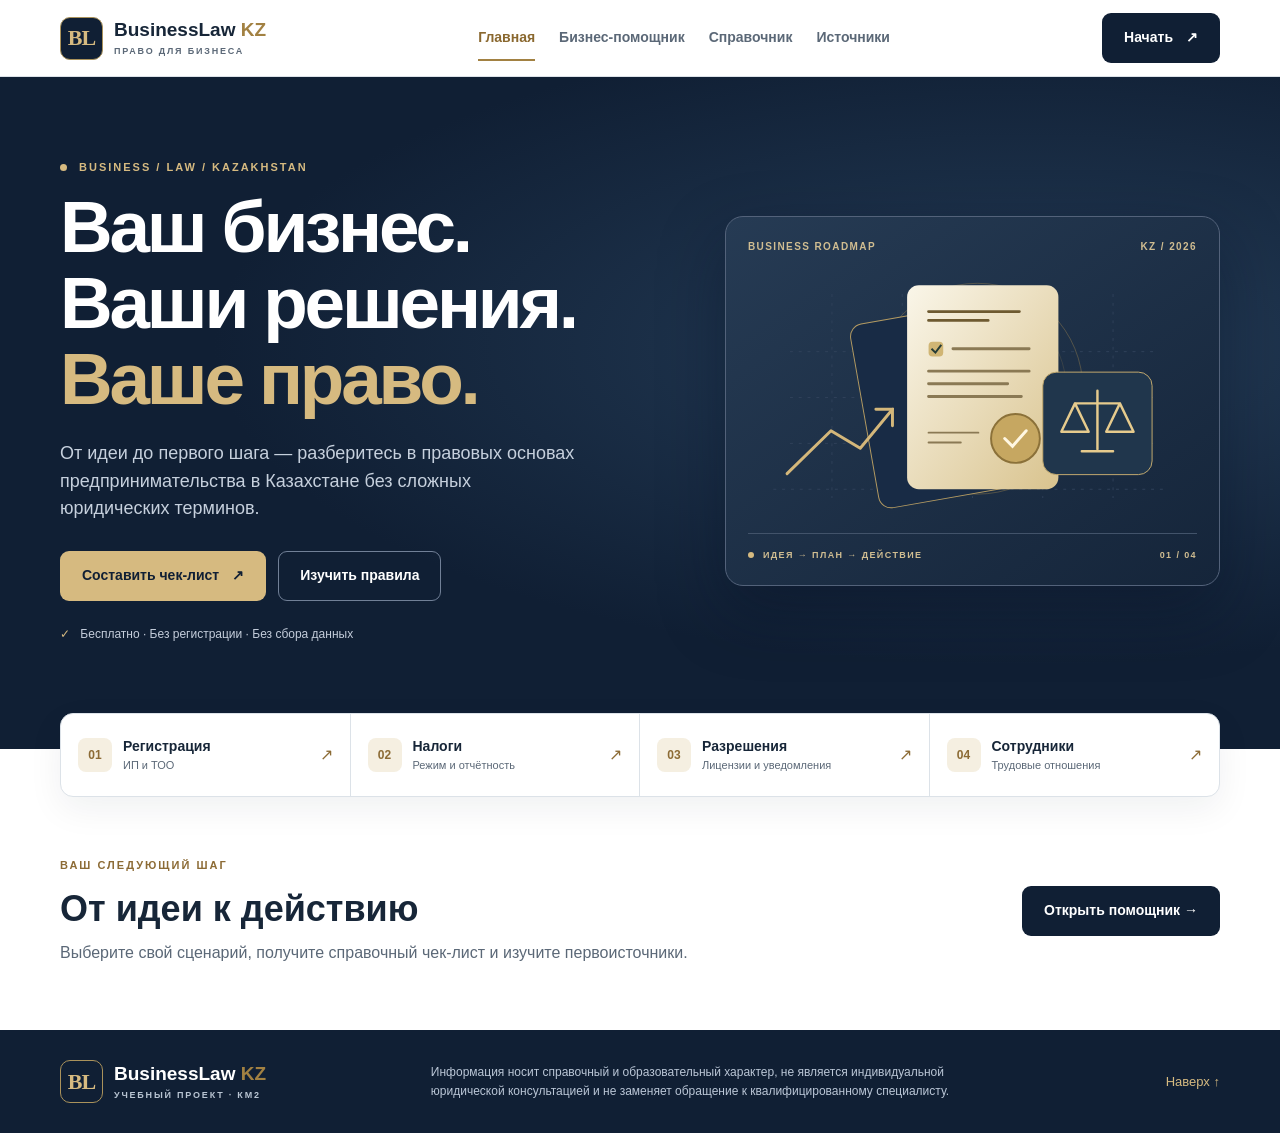
<file: index.html>
<!doctype html>
<html lang="ru"><head><meta charset="utf-8"><meta name="viewport" content="width=device-width,initial-scale=1"><meta name="description" content="Учебный правовой справочник для начинающих предпринимателей Казахстана"><title>Главная — BusinessLaw KZ</title><link rel="stylesheet" href="style.css"><script src="script.js" defer></script></head>
<body id="top" class="page-home"><a class="skip" href="#main">К содержанию</a><header class="header"><div class="wrap nav"><a href="index.html" class="brand"><span class="logo">BL</span><span>BusinessLaw<span class="gold"> KZ</span><small>ПРАВО ДЛЯ БИЗНЕСА</small></span></a><button id="menu-toggle" class="menu-toggle" aria-expanded="false" aria-controls="menu" aria-label="Открыть меню">☰</button><nav id="menu" aria-label="Основное меню"><a href="index.html" class="active" aria-current="page">Главная</a><a href="assistant.html">Бизнес-помощник</a><a href="guide.html">Справочник</a><a href="sources.html">Источники</a></nav><a class="button nav-cta" href="assistant.html">Начать <span>↗</span></a></div></header>
<main id="main">
<section id="home" class="hero"><div class="wrap hero-grid"><div><div class="eyebrow light"><span class="dot"></span> BUSINESS / LAW / KAZAKHSTAN</div><h1>Ваш бизнес.<br>Ваши решения.<br><em>Ваше право.</em></h1><p class="hero-copy">От идеи до первого шага — разберитесь в правовых основах предпринимательства в Казахстане без сложных юридических терминов.</p><div class="actions"><a class="button gold-btn" href="assistant.html">Составить чек-лист <span>↗</span></a><a class="button outline" href="guide.html">Изучить правила</a></div><div class="hero-note"><span>✓</span> Бесплатно · Без регистрации · Без сбора данных</div></div><div class="hero-art" aria-hidden="true"><div class="art-top"><span>BUSINESS ROADMAP</span><span> KZ / 2026</span></div><svg viewBox="0 0 460 285" fill="none" xmlns="http://www.w3.org/2000/svg"><defs><linearGradient id="paper" x1="0" y1="0" x2="1" y2="1"><stop stop-color="#faf6e9"/><stop offset="1" stop-color="#d9c38e"/></linearGradient></defs><path d="M26 240H430M43 193H418M43 146H418M43 99H418M86 40V249M158 40V249M230 40V249M302 40V249M374 40V249" stroke="#30415a" stroke-dasharray="3 6"/><circle cx="235" cy="137" r="108" stroke="#a88b50" stroke-opacity=".4"/><circle cx="235" cy="137" r="91" stroke="#a88b50" stroke-opacity=".2"/><rect x="103" y="73" width="168" height="191" rx="13" transform="rotate(-10 103 73)" fill="#182b45" stroke="#b49b62"/><rect x="163" y="31" width="155" height="209" rx="12" fill="url(#paper)"/><path d="M185 58H278M185 67H246" stroke="#6e5a31" stroke-width="3" stroke-linecap="round"/><rect x="185" y="89" width="15" height="15" rx="4" fill="#d0b574"/><path d="m188 96 4 4 6-8" stroke="#263c36" stroke-width="2"/><path d="M210 96H288M185 119H288M185 132H266M185 145H280" stroke="#8a7954" stroke-width="3" stroke-linecap="round"/><path d="M185 182H236M185 192H218" stroke="#8a7954" stroke-width="2" stroke-linecap="round"/><circle cx="274" cy="188" r="25" fill="#c6a761" stroke="#8b7139" stroke-width="2"/><path d="m263 188 8 8 14-16" stroke="#fff7e2" stroke-width="3" stroke-linecap="round"/><rect x="302" y="120" width="112" height="105" rx="14" fill="#20364c" stroke="#c5ab70"/><path d="M358 139V199M335 152H381M335 152l-14 29h28l-14-29Zm46 0-14 29h28l-14-29ZM342 201h32" stroke="#e6cb8d" stroke-width="2.5" stroke-linejoin="round" stroke-linecap="round"/><path d="M40 224 85 180 115 198 148 158" stroke="#d4b77a" stroke-width="3" stroke-linecap="round" stroke-linejoin="round"/><path d="m131 158 17 0 0 17" stroke="#d4b77a" stroke-width="3" stroke-linecap="round"/></svg><div class="art-bottom"><span><i></i> ИДЕЯ → ПЛАН → ДЕЙСТВИЕ</span><span>01 / 04</span></div></div></div></section><div class="wrap feature-strip"><a href="guide.html?topic=registration"><b class="feature-icon">01</b><div><strong>Регистрация</strong><small>ИП и ТОО</small></div><span>↗</span></a><a href="guide.html?topic=tax"><b class="feature-icon">02</b><div><strong>Налоги</strong><small>Режим и отчётность</small></div><span>↗</span></a><a href="guide.html?topic=permit"><b class="feature-icon">03</b><div><strong>Разрешения</strong><small>Лицензии и уведомления</small></div><span>↗</span></a><a href="guide.html?topic=staff"><b class="feature-icon">04</b><div><strong>Сотрудники</strong><small>Трудовые отношения</small></div><span>↗</span></a></div><div class="wrap home-extra"><div><div class="eyebrow">ВАШ СЛЕДУЮЩИЙ ШАГ</div><h2>От идеи к действию</h2><p>Выберите свой сценарий, получите справочный чек-лист и изучите первоисточники.</p></div><a class="button primary" href="assistant.html">Открыть помощник →</a></div>
</main><footer><div class="wrap footer-grid"><a href="index.html" class="brand"><span class="logo">BL</span><span>BusinessLaw<span class="gold"> KZ</span><small>УЧЕБНЫЙ ПРОЕКТ · КМ2</small></span></a><p>Информация носит справочный и образовательный характер, не является индивидуальной юридической консультацией и не заменяет обращение к квалифицированному специалисту.</p><a href="#top" class="up">Наверх ↑</a></div></footer></body></html>
</file>
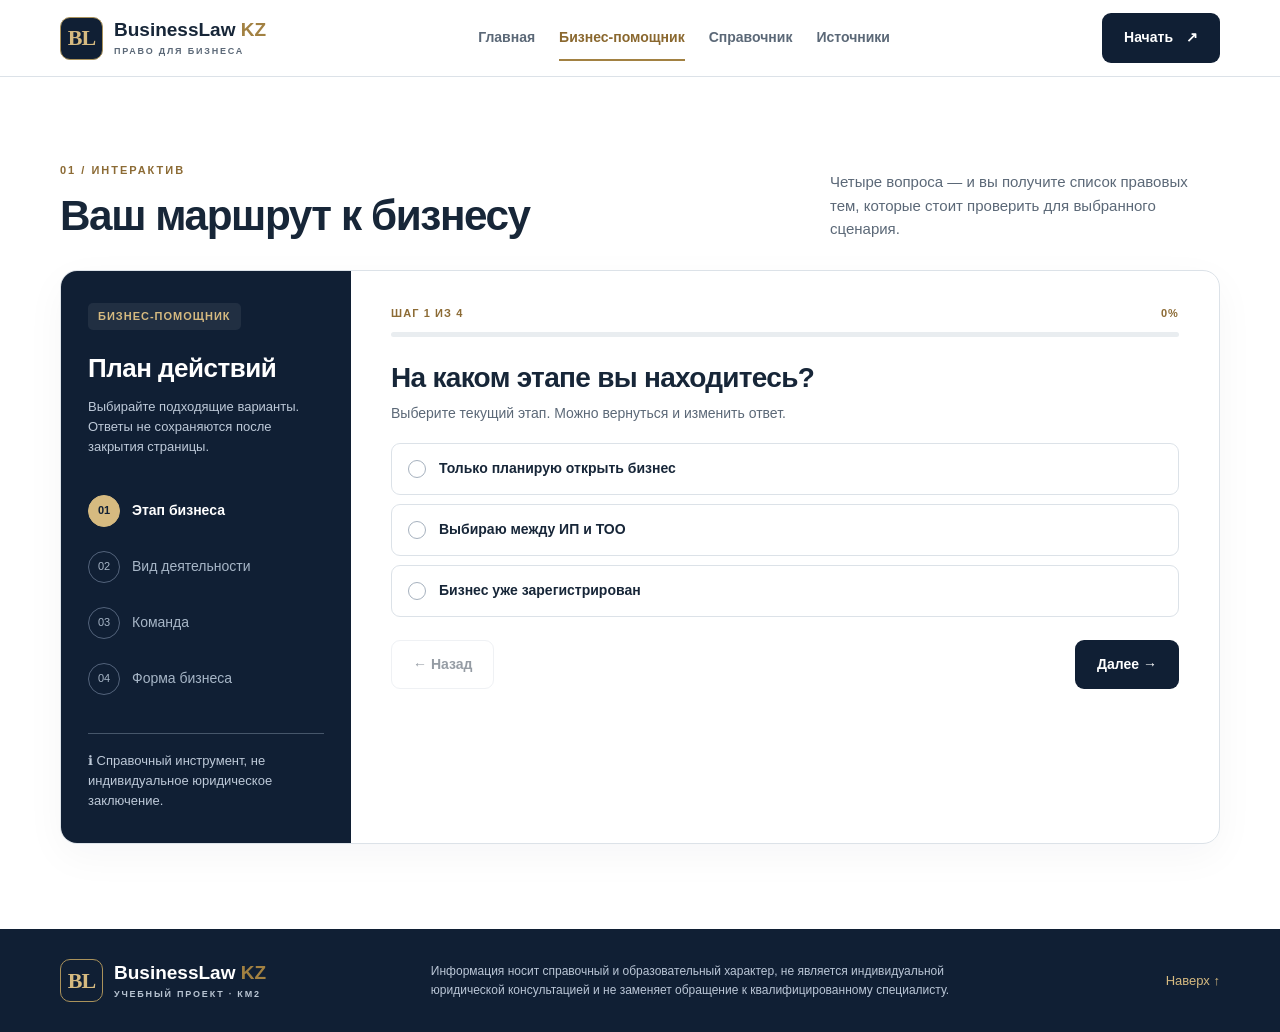
<file: assistant.html>
<!doctype html>
<html lang="ru"><head><meta charset="utf-8"><meta name="viewport" content="width=device-width,initial-scale=1"><meta name="description" content="Учебный правовой справочник для начинающих предпринимателей Казахстана"><title>Бизнес-помощник — BusinessLaw KZ</title><link rel="stylesheet" href="style.css"><script src="script.js" defer></script></head>
<body id="top" class="page-assistant"><a class="skip" href="#main">К содержанию</a><header class="header"><div class="wrap nav"><a href="index.html" class="brand"><span class="logo">BL</span><span>BusinessLaw<span class="gold"> KZ</span><small>ПРАВО ДЛЯ БИЗНЕСА</small></span></a><button id="menu-toggle" class="menu-toggle" aria-expanded="false" aria-controls="menu" aria-label="Открыть меню">☰</button><nav id="menu" aria-label="Основное меню"><a href="index.html">Главная</a><a href="assistant.html" class="active" aria-current="page">Бизнес-помощник</a><a href="guide.html">Справочник</a><a href="sources.html">Источники</a></nav><a class="button nav-cta" href="assistant.html">Начать <span>↗</span></a></div></header>
<main id="main">
<section id="assistant" class="section wrap"><div class="section-head"><div><div class="eyebrow">01 / ИНТЕРАКТИВ</div><h1>Ваш маршрут к бизнесу</h1></div><p>Четыре вопроса — и вы получите список правовых тем, которые стоит проверить для выбранного сценария.</p></div><div class="wizard"><aside class="wizard-side"><span class="tag">БИЗНЕС-ПОМОЩНИК</span><h3>План действий</h3><p>Выбирайте подходящие варианты. Ответы не сохраняются после закрытия страницы.</p><ol id="steps"><li>Этап бизнеса</li><li>Вид деятельности</li><li>Команда</li><li>Форма бизнеса</li></ol><div class="side-note">ℹ Справочный инструмент, не индивидуальное юридическое заключение.</div></aside><div class="wizard-main" id="wizard"><div id="question-area"><div class="wizard-meta"><span id="step-label">ШАГ 1 ИЗ 4</span><span id="percent">0%</span></div><div class="progress"><div id="progress-fill"></div></div><h3 id="question" tabindex="-1"></h3><p id="question-help"></p><div id="options" role="group" aria-labelledby="question"></div><p id="error" role="alert" class="error" hidden></p><div class="wizard-buttons"><button id="back" class="button secondary">← Назад</button><button id="next" class="button primary">Далее →</button></div></div><div id="result" hidden aria-live="polite"></div></div></div></section>
</main><footer><div class="wrap footer-grid"><a href="index.html" class="brand"><span class="logo">BL</span><span>BusinessLaw<span class="gold"> KZ</span><small>УЧЕБНЫЙ ПРОЕКТ · КМ2</small></span></a><p>Информация носит справочный и образовательный характер, не является индивидуальной юридической консультацией и не заменяет обращение к квалифицированному специалисту.</p><a href="#top" class="up">Наверх ↑</a></div></footer></body></html>
</file>
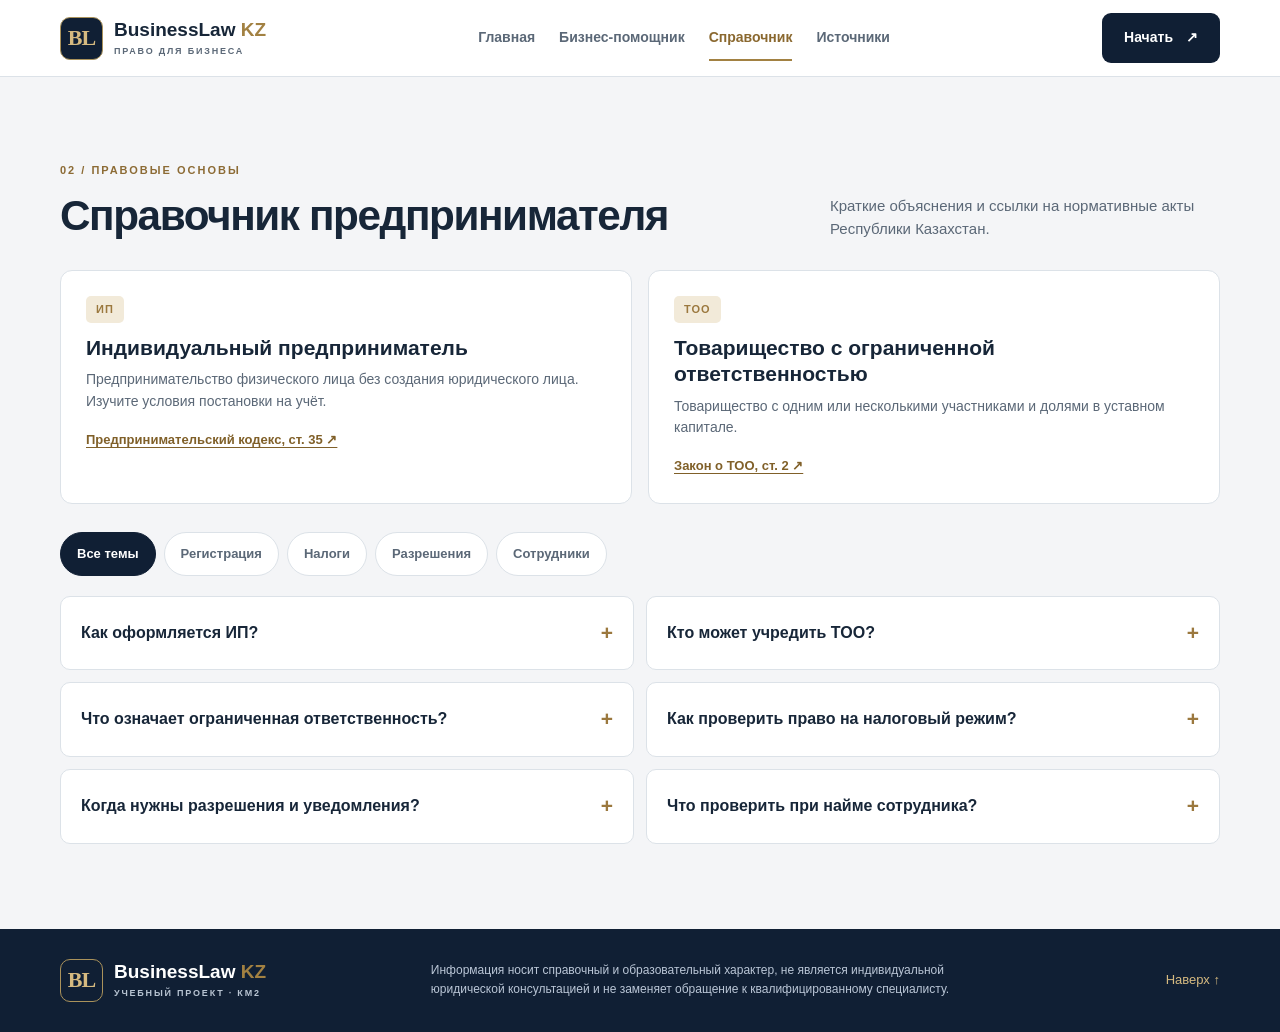
<file: guide.html>
<!doctype html>
<html lang="ru"><head><meta charset="utf-8"><meta name="viewport" content="width=device-width,initial-scale=1"><meta name="description" content="Учебный правовой справочник для начинающих предпринимателей Казахстана"><title>Правовой справочник — BusinessLaw KZ</title><link rel="stylesheet" href="style.css"><script src="script.js" defer></script></head>
<body id="top" class="page-guide"><a class="skip" href="#main">К содержанию</a><header class="header"><div class="wrap nav"><a href="index.html" class="brand"><span class="logo">BL</span><span>BusinessLaw<span class="gold"> KZ</span><small>ПРАВО ДЛЯ БИЗНЕСА</small></span></a><button id="menu-toggle" class="menu-toggle" aria-expanded="false" aria-controls="menu" aria-label="Открыть меню">☰</button><nav id="menu" aria-label="Основное меню"><a href="index.html">Главная</a><a href="assistant.html">Бизнес-помощник</a><a href="guide.html" class="active" aria-current="page">Справочник</a><a href="sources.html">Источники</a></nav><a class="button nav-cta" href="assistant.html">Начать <span>↗</span></a></div></header>
<main id="main">
<section id="guide" class="section guide"><div class="wrap"><div class="section-head"><div><div class="eyebrow">02 / ПРАВОВЫЕ ОСНОВЫ</div><h1>Справочник предпринимателя</h1></div><p>Краткие объяснения и ссылки на нормативные акты Республики Казахстан.</p></div><div class="compare"><div><span class="tag">ИП</span><h3>Индивидуальный предприниматель</h3><p>Предпринимательство физического лица без создания юридического лица. Изучите условия постановки на учёт.</p><a href="https://adilet.zan.kz/rus/docs/K1500000375" target="_blank" rel="noopener noreferrer">Предпринимательский кодекс, ст. 35 ↗</a></div><div><span class="tag">ТОО</span><h3>Товарищество с ограниченной ответственностью</h3><p>Товарищество с одним или несколькими участниками и долями в уставном капитале.</p><a href="https://adilet.zan.kz/rus/docs/Z980000220_" target="_blank" rel="noopener noreferrer">Закон о ТОО, ст. 2 ↗</a></div></div><div class="filters" aria-label="Фильтр тем"><button data-filter="all" aria-pressed="true">Все темы</button><button data-filter="registration" aria-pressed="false">Регистрация</button><button data-filter="tax" aria-pressed="false">Налоги</button><button data-filter="permit" aria-pressed="false">Разрешения</button><button data-filter="staff" aria-pressed="false">Сотрудники</button></div><div id="guide-list" class="guide-list"></div></div></section>
</main><footer><div class="wrap footer-grid"><a href="index.html" class="brand"><span class="logo">BL</span><span>BusinessLaw<span class="gold"> KZ</span><small>УЧЕБНЫЙ ПРОЕКТ · КМ2</small></span></a><p>Информация носит справочный и образовательный характер, не является индивидуальной юридической консультацией и не заменяет обращение к квалифицированному специалисту.</p><a href="#top" class="up">Наверх ↑</a></div></footer></body></html>
</file>
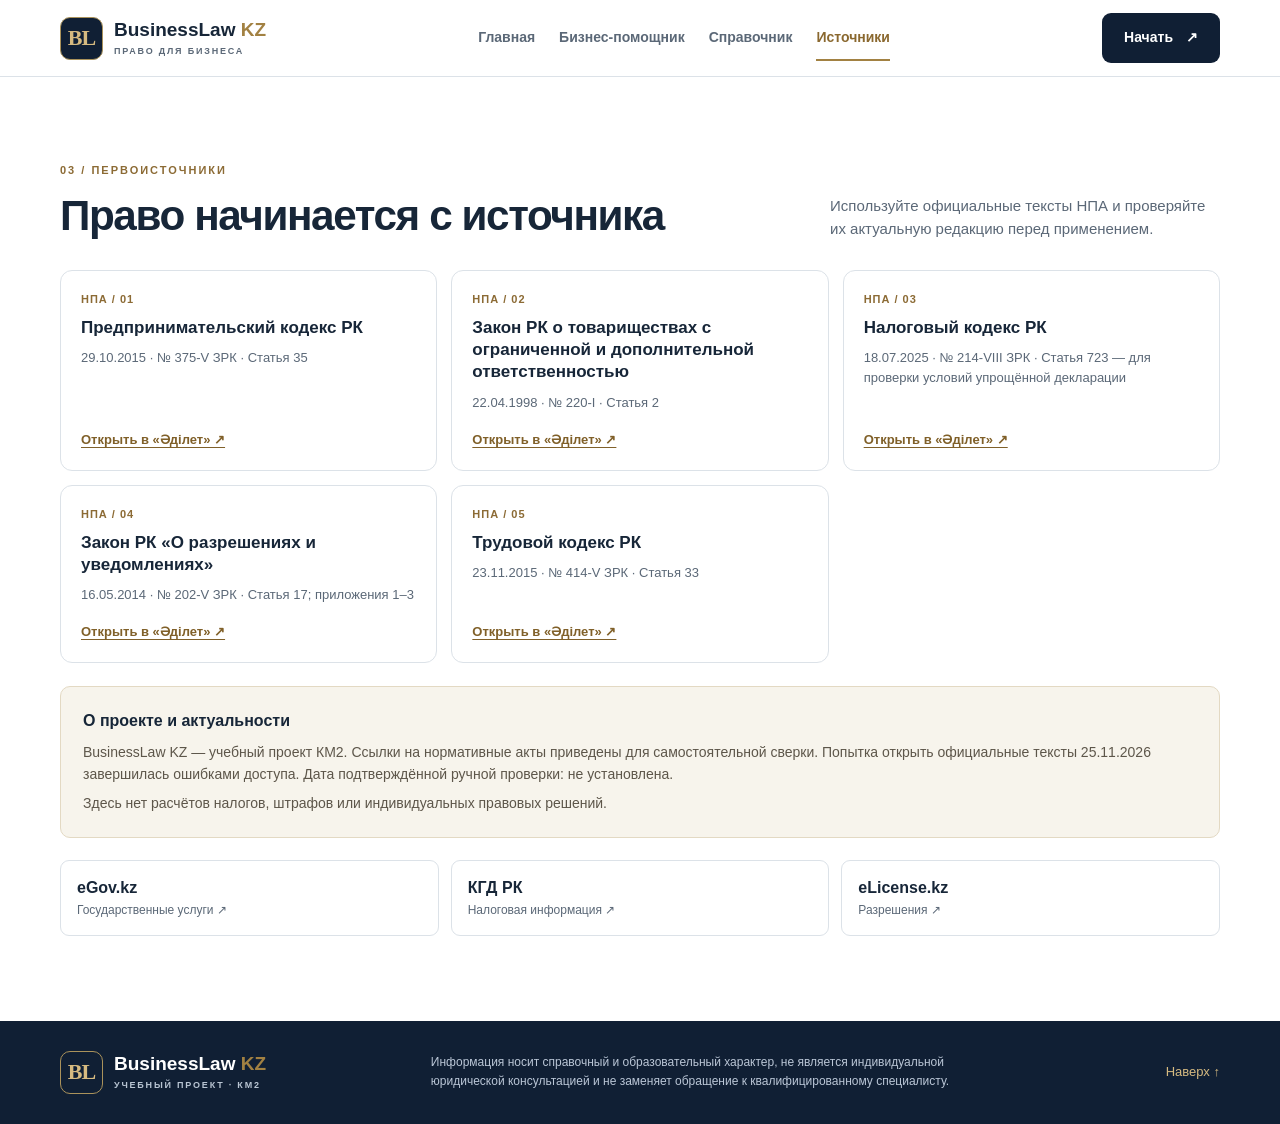
<file: sources.html>
<!doctype html>
<html lang="ru"><head><meta charset="utf-8"><meta name="viewport" content="width=device-width,initial-scale=1"><meta name="description" content="Учебный правовой справочник для начинающих предпринимателей Казахстана"><title>Источники — BusinessLaw KZ</title><link rel="stylesheet" href="style.css"><script src="script.js" defer></script></head>
<body id="top" class="page-sources"><a class="skip" href="#main">К содержанию</a><header class="header"><div class="wrap nav"><a href="index.html" class="brand"><span class="logo">BL</span><span>BusinessLaw<span class="gold"> KZ</span><small>ПРАВО ДЛЯ БИЗНЕСА</small></span></a><button id="menu-toggle" class="menu-toggle" aria-expanded="false" aria-controls="menu" aria-label="Открыть меню">☰</button><nav id="menu" aria-label="Основное меню"><a href="index.html">Главная</a><a href="assistant.html">Бизнес-помощник</a><a href="guide.html">Справочник</a><a href="sources.html" class="active" aria-current="page">Источники</a></nav><a class="button nav-cta" href="assistant.html">Начать <span>↗</span></a></div></header>
<main id="main">
<section id="sources" class="section wrap"><div class="section-head"><div><div class="eyebrow">03 / ПЕРВОИСТОЧНИКИ</div><h1>Право начинается с источника</h1></div><p>Используйте официальные тексты НПА и проверяйте их актуальную редакцию перед применением.</p></div><div class="sources-grid" id="source-list"></div><div class="notice"><strong>О проекте и актуальности</strong><p>BusinessLaw KZ — учебный проект КМ2. Ссылки на нормативные акты приведены для самостоятельной сверки. Попытка открыть официальные тексты 25.11.2026 завершилась ошибками доступа. Дата подтверждённой ручной проверки: не установлена.</p><p>Здесь нет расчётов налогов, штрафов или индивидуальных правовых решений.</p></div><div class="official"><a href="https://egov.kz/" target="_blank" rel="noopener noreferrer">eGov.kz <span>Государственные услуги ↗</span></a><a href="https://kgd.gov.kz/" target="_blank" rel="noopener noreferrer">КГД РК <span>Налоговая информация ↗</span></a><a href="https://elicense.kz/" target="_blank" rel="noopener noreferrer">eLicense.kz <span>Разрешения ↗</span></a></div></section>
</main><footer><div class="wrap footer-grid"><a href="index.html" class="brand"><span class="logo">BL</span><span>BusinessLaw<span class="gold"> KZ</span><small>УЧЕБНЫЙ ПРОЕКТ · КМ2</small></span></a><p>Информация носит справочный и образовательный характер, не является индивидуальной юридической консультацией и не заменяет обращение к квалифицированному специалисту.</p><a href="#top" class="up">Наверх ↑</a></div></footer></body></html>
</file>
<file: style.css>
:root{--navy:#101f34;--navy2:#182b43;--gold:#d6ba80;--ink:#172638;--muted:#5b6877;--line:#dce2e8;--bg:#f4f5f7;--white:#fff;--green:#246c56}*{box-sizing:border-box}html{scroll-behavior:smooth;scroll-padding-top:95px}body{margin:0;font-family:Inter,-apple-system,BlinkMacSystemFont,'Segoe UI',Arial,sans-serif;color:var(--ink);background:#fff;line-height:1.55}a{color:inherit;text-decoration:none}button{font:inherit;cursor:pointer}button:disabled{cursor:not-allowed;opacity:.45}button:focus-visible,a:focus-visible,input:focus-visible,summary:focus-visible{outline:3px solid #b78a39;outline-offset:4px} [hidden]{display:none!important}.wrap{max-width:1160px;width:calc(100% - 64px);margin:auto}.skip{position:absolute;top:-100px;background:white;padding:12px;z-index:10}.skip:focus{top:4px}.header{position:sticky;top:0;z-index:5;background:#fff;border-bottom:1px solid var(--line)}.nav{height:76px;display:flex;align-items:center;justify-content:space-between;gap:24px}.brand{display:flex;align-items:center;gap:11px;font-weight:800;font-size:19px;white-space:nowrap;line-height:1.15}.brand small{display:block;font-size:9px;letter-spacing:1.8px;color:var(--muted);margin-top:5px}.logo{display:grid;place-items:center;width:43px;height:43px;border-radius:10px;background:var(--navy);color:var(--gold);border:1px solid #aa925b;letter-spacing:-1px;font-family:Georgia,serif;font-size:22px}.gold{color:#a28142}nav{display:flex;gap:24px;align-items:center}nav a{font-size:14px;font-weight:600;color:var(--muted);padding:12px 0}nav a:hover,nav a.active{color:#8a682f}.button{display:inline-flex;align-items:center;justify-content:center;gap:13px;border:1px solid transparent;border-radius:9px;padding:13px 21px;min-height:46px;font-size:14px;font-weight:700;transition:background .18s,border-color .18s,transform .18s}.button:hover:not(:disabled){transform:translateY(-2px)}.nav-cta,.primary{background:var(--navy);color:white}.menu-toggle{display:none;border:1px solid var(--line);background:white;border-radius:8px;min-width:44px;min-height:44px;font-size:21px}.hero{background:radial-gradient(ellipse at 80% 40%,#243c57 0,transparent 56%),var(--navy);color:white;padding:82px 0 105px;overflow:hidden}.hero-grid{display:grid;grid-template-columns:1.1fr .9fr;gap:60px;align-items:center}.eyebrow{font-size:11px;font-weight:800;letter-spacing:2px;color:#8c6b35;margin-bottom:13px}.light{color:var(--gold)}.dot{display:inline-block;width:7px;height:7px;background:var(--gold);border-radius:50%;margin-right:7px}h1,h2,h3,p{margin:0}h1{font-size:clamp(45px,5.7vw,76px);line-height:1.04;letter-spacing:-3.2px;font-weight:750}h1 em{font-style:normal;color:var(--gold)}.hero-copy{color:#c6d0dd;font-size:18px;max-width:520px;margin:23px 0 28px}.actions{display:flex;flex-wrap:wrap;gap:12px}.gold-btn{background:var(--gold);color:var(--navy)}.outline{border-color:#718097;color:white;background:transparent}.hero-note{font-size:12px;color:#c4cddb;margin-top:24px}.hero-note span{color:var(--gold);margin-right:7px}.hero-art{border:1px solid #53627a;border-radius:18px;padding:22px;background:linear-gradient(145deg,#263b54,#15253a);box-shadow:0 25px 65px #050d2060}.hero-art svg{display:block;width:100%;height:auto}.art-top,.art-bottom{display:flex;justify-content:space-between;gap:12px;color:#d0bd91;font-size:10px;letter-spacing:1.4px;font-weight:700}.art-bottom{border-top:1px solid #42536a;padding-top:15px;font-size:9px}.art-bottom i{display:inline-block;width:6px;height:6px;background:var(--gold);border-radius:50%;margin-right:5px}.feature-strip{display:grid;grid-template-columns:repeat(4,1fr);position:relative;margin-top:-36px;background:white;box-shadow:0 12px 35px #101f3410;border:1px solid var(--line);border-radius:13px;overflow:hidden}.feature-strip a{display:flex;align-items:center;gap:11px;padding:22px 17px;min-width:0;border-right:1px solid var(--line)}.feature-strip a:last-child{border:0}.feature-strip a:hover{background:#f8f5ed}.feature-strip strong,.feature-strip small{display:block}.feature-strip strong{font-size:14px}.feature-strip small{color:var(--muted);font-size:11px}.feature-strip a>span{margin-left:auto;color:#8c6b35}.feature-icon{display:grid;place-items:center;background:#f5efe1;color:#8c6b35;border-radius:8px;width:34px;height:34px;flex:none;font-size:12px}.section{padding-top:85px;padding-bottom:85px}.section-head{display:flex;justify-content:space-between;align-items:end;gap:36px;margin-bottom:30px}.section-head h2{font-size:clamp(29px,3.3vw,43px);letter-spacing:-1.4px;line-height:1.14}.section-head>p{max-width:390px;font-size:15px;color:var(--muted)}.wizard{display:grid;grid-template-columns:290px 1fr;border:1px solid var(--line);border-radius:17px;overflow:hidden;box-shadow:0 12px 40px #13233d0a;min-height:500px}.wizard-side{background:var(--navy);color:#fff;padding:32px 27px;display:flex;flex-direction:column}.tag{display:inline-block;color:#9b783e;font-size:11px;font-weight:800;letter-spacing:1px;background:#f2ead9;border-radius:5px;padding:5px 10px;align-self:flex-start}.wizard-side .tag{background:#ffffff12;color:var(--gold)}.wizard-side h3{font-size:26px;letter-spacing:-.5px;margin:18px 0 8px}.wizard-side p,.side-note{font-size:13px;color:#bdc9d8}.wizard-side ol{list-style:none;padding:0;margin:26px 0;counter-reset:steps}.wizard-side li{counter-increment:steps;display:flex;align-items:center;gap:12px;color:#a7b6c7;font-size:14px;padding:12px 0}.wizard-side li:before{content:counter(steps,decimal-leading-zero);display:grid;place-items:center;width:30px;height:30px;border:1px solid #53637b;border-radius:50%;font-size:11px}.wizard-side li.current{color:white;font-weight:700}.wizard-side li.current:before,.wizard-side li.done:before{background:var(--gold);color:var(--navy);border-color:var(--gold)}.side-note{margin-top:auto;border-top:1px solid #46566a;padding-top:17px}.wizard-main{padding:34px 40px;min-width:0}.wizard-meta{display:flex;justify-content:space-between;color:#8c6b35;font-size:11px;letter-spacing:1.1px;font-weight:800}.progress{height:5px;background:#e9edf0;border-radius:10px;margin:10px 0 24px}.progress div{height:100%;background:#b89450;border-radius:10px;transition:width .2s}.wizard-main h3{font-size:28px;letter-spacing:-.7px;line-height:1.2}.wizard-main p{color:var(--muted);margin:8px 0 18px;font-size:14px}#options{display:grid;gap:9px}.option{display:flex;align-items:center;gap:13px;padding:12px 16px;min-height:52px;border:1px solid var(--line);background:white;border-radius:9px;text-align:left;color:var(--ink);font-weight:600;font-size:14px}.option:hover{border-color:#b89450}.option[aria-pressed=true]{border-color:#a98138;background:#fbf7ee}.radio-dot{width:18px;height:18px;border:1px solid #a6b1be;border-radius:50%;flex:none}.option[aria-pressed=true] .radio-dot{border:5px solid #a98138}.wizard-buttons{display:flex;justify-content:space-between;gap:12px;margin-top:23px}.secondary{background:white;color:var(--ink);border-color:var(--line)}.error{color:#a52828!important}.guide{background:var(--bg)}.compare{display:grid;grid-template-columns:1fr 1fr;gap:16px;margin-bottom:28px}.compare>div{background:white;border:1px solid var(--line);padding:25px;border-radius:12px}.compare h3{font-size:21px;margin:12px 0 8px;line-height:1.25}.compare p{font-size:14px;color:var(--muted);margin-bottom:14px}.compare a,.legal-link{font-size:13px;color:#806029;font-weight:700;text-decoration:underline;text-underline-offset:3px;overflow-wrap:anywhere}.filters{display:flex;gap:8px;flex-wrap:wrap;margin-bottom:20px}.filters button{background:white;border:1px solid var(--line);padding:9px 16px;border-radius:24px;min-height:44px;color:var(--muted);font-weight:600;font-size:13px}.filters button[aria-pressed=true]{background:var(--navy);color:white;border-color:var(--navy)}.guide-list{display:grid;grid-template-columns:1fr 1fr;gap:12px;align-items:start}.guide-card{background:white;border:1px solid var(--line);border-radius:10px;overflow:hidden}.guide-card summary{cursor:pointer;display:flex;align-items:center;gap:12px;padding:20px;font-weight:700;list-style:none;min-height:68px}.guide-card summary::-webkit-details-marker{display:none}.guide-card summary:after{content:'+';margin-left:auto;color:#9b783e;font-size:21px}.guide-card[open] summary:after{content:'−'}.guide-card .detail{padding:0 20px 20px;font-size:14px;color:var(--muted)}.detail p{margin-bottom:10px}.sources-grid{display:grid;grid-template-columns:repeat(3,1fr);gap:14px}.source-card{border:1px solid var(--line);border-radius:12px;padding:20px;display:flex;flex-direction:column;align-items:flex-start;gap:9px;min-width:0}.source-card .index{font-size:11px;color:#8c6b35;font-weight:800;letter-spacing:1px}.source-card h3{font-size:17px;line-height:1.3}.source-card p{font-size:13px;color:var(--muted);margin-bottom:8px}.source-card a{margin-top:auto}.notice{background:#f7f4ec;border:1px solid #e3d9c3;border-radius:10px;padding:22px;margin-top:23px}.notice p{font-size:14px;color:#5d564a;margin-top:8px}.official{display:flex;gap:12px;flex-wrap:wrap;margin-top:22px}.official a{flex:1;min-width:180px;padding:15px 16px;border:1px solid var(--line);border-radius:9px;font-weight:750}.official span{display:block;color:var(--muted);font-size:12px;font-weight:400}footer{background:var(--navy);color:white;padding:30px 0}.footer-grid{display:flex;align-items:center;gap:32px;justify-content:space-between}footer .brand small{color:#b9c5d3}footer p{color:#bac6d6;font-size:12px;max-width:570px}.up{white-space:nowrap;color:var(--gold);font-size:13px}.result-label{display:inline-block;color:var(--green);background:#e7f3ec;padding:5px 10px;border-radius:6px;font-weight:700;font-size:12px;margin-bottom:12px}.result-items{display:grid;gap:10px}.result-item{display:flex;gap:12px;align-items:start;border:1px solid var(--line);border-radius:9px;padding:13px}.result-item input{width:19px;height:19px;margin:3px 0;accent-color:var(--green);flex:none}.result-item label{display:block;font-weight:700;font-size:14px;cursor:pointer}.result-item p{margin:3px 0 7px;font-size:13px}.result-item.done{background:#f1f7f3}.result-actions{display:flex;flex-wrap:wrap;gap:9px;margin-top:20px}.result-progress{font-weight:700;color:var(--green)!important}.result-item .legal-link{font-size:12px}
@media(max-width:1000px){.nav-cta{display:none}.hero-grid{gap:30px}.feature-strip{grid-template-columns:repeat(2,1fr)}.feature-strip a:nth-child(2){border-right:0}.feature-strip a:nth-child(-n+2){border-bottom:1px solid var(--line)}.sources-grid{grid-template-columns:repeat(2,1fr)}}@media(max-width:700px){html{scroll-padding-top:78px}.wrap{width:calc(100% - 32px)}.nav{height:65px;gap:12px}.brand{font-size:17px}.brand small{font-size:8px}.logo{width:39px;height:39px}.menu-toggle{display:block;margin-left:auto}nav{display:none;position:absolute;top:65px;left:0;right:0;background:white;padding:8px 16px 16px;box-shadow:0 12px 20px #13233d20;flex-direction:column;gap:0;align-items:stretch}nav.open{display:flex}nav a{padding:13px 12px;border-bottom:1px solid var(--line)}.hero{padding:48px 0 62px}.hero-grid{grid-template-columns:1fr;gap:28px}h1{font-size:clamp(42px,11vw,60px);letter-spacing:-2px}.hero-copy{font-size:16px;margin:17px 0 22px}.actions .button{flex:1;padding:12px 10px;white-space:normal;text-align:center}.hero-art{padding:15px}.feature-strip{margin-top:-24px}.feature-strip a{padding:15px 10px;gap:8px}.feature-strip strong{font-size:12px}.feature-strip small{font-size:10px}.feature-strip a>span{display:none}.feature-icon{width:28px;height:28px}.section{padding-top:48px;padding-bottom:48px}.section-head{flex-direction:column;align-items:start;gap:10px;margin-bottom:23px}.section-head h2{font-size:32px}.wizard{grid-template-columns:1fr}.wizard-side{padding:20px}.wizard-side h3{margin:10px 0 5px;font-size:23px}.wizard-side ol{display:grid;grid-template-columns:repeat(4,1fr);gap:5px;margin:15px 0 0}.wizard-side li{display:flex;flex-direction:column;text-align:center;gap:5px;padding:0;font-size:10px}.side-note{display:none}.wizard-main{padding:22px 17px}.wizard-main h3{font-size:23px}.compare,.guide-list,.sources-grid{grid-template-columns:1fr}.compare>div{padding:20px}.filters{gap:6px}.filters button{padding:8px 12px}.official a{min-width:100%}.footer-grid{flex-direction:column;align-items:start;gap:15px}.result-actions .button{flex:1;min-width:120px}.art-top,.art-bottom{letter-spacing:.7px}}@media(prefers-reduced-motion:reduce){*,*::before,*::after{scroll-behavior:auto!important;transition:none!important}}@media print{.header,.hero,.feature-strip,#guide,#sources,footer,.section-head,.wizard-side,.result-actions,.skip{display:none!important}.wrap{width:100%;max-width:none}.section{padding:0}.wizard{display:block;border:0;box-shadow:none}.wizard-main{padding:0}.result-item{break-inside:avoid}}

/* Shared multi-page layout */
body{min-height:100vh;display:flex;flex-direction:column}main{flex:1;min-width:0}nav a[aria-current="page"]{color:#8a682f;box-shadow:inset 0 -2px #a28142}.section-head h1{font-size:clamp(29px,3.3vw,43px);letter-spacing:-1.4px;line-height:1.14}.home-extra{display:flex;justify-content:space-between;align-items:center;gap:24px;padding-top:60px;padding-bottom:65px}.home-extra h2{font-size:clamp(26px,3vw,36px);line-height:1.2;margin-bottom:10px}.home-extra p{color:var(--muted)}.home-extra .button{flex-shrink:0}@media(max-width:700px){.home-extra{flex-direction:column;align-items:flex-start;padding-top:40px;padding-bottom:40px}.section-head h1{font-size:30px;letter-spacing:-.8px}}
</file>
